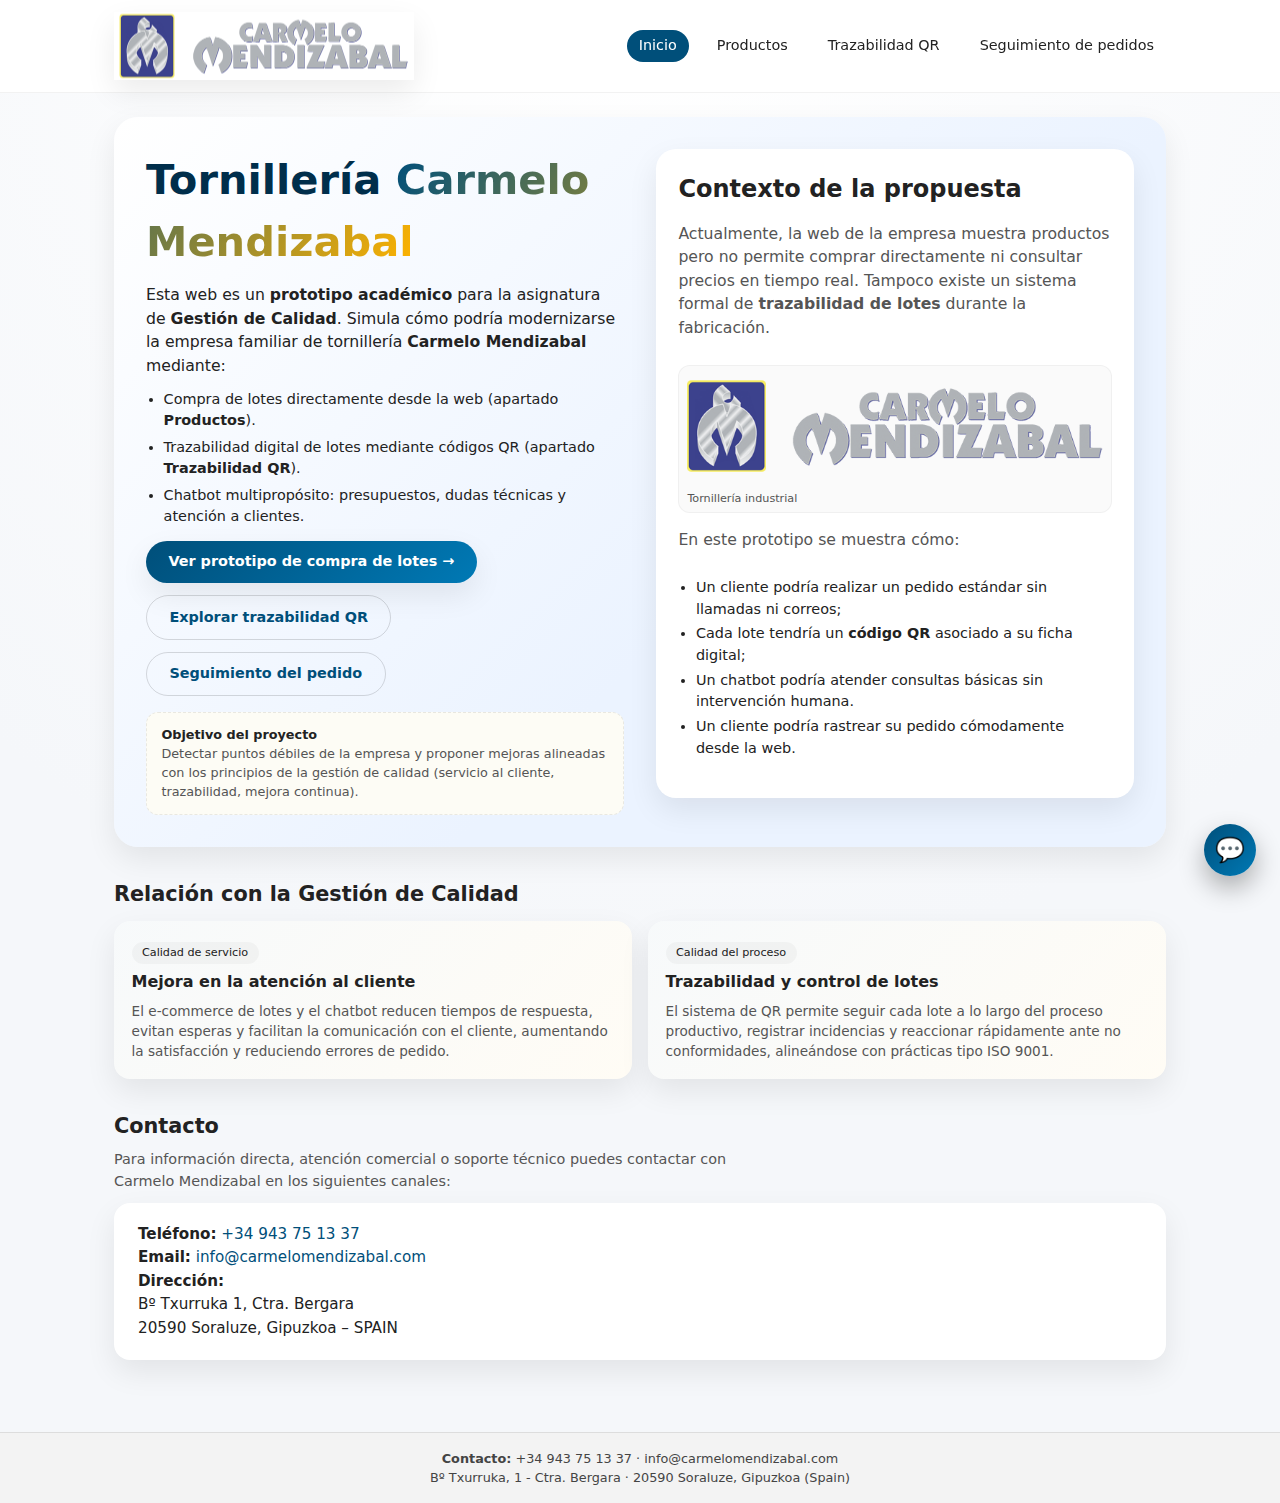
<file: index.html>
<!DOCTYPE html>
<html lang="es">
<head>
  <meta charset="UTF-8" />
  <title>Inicio · Propuesta Carmelo Mendizabal</title>
  <meta name="viewport" content="width=device-width, initial-scale=1" />
  <link rel="stylesheet" href="style.css" />
</head>
<body data-page="inicio">
  <header>
    <nav class="nav">
      <div class="logo">
        <img src="img/Logo.png" alt="Logo Carmelo Mendizabal" class="logo-img" />
      </div>      
      <div class="nav-links">
        <a href="index.html" class="active">Inicio</a>
        <a href="productos.html">Productos</a>
        <a href="trazabilidad.html">Trazabilidad QR</a>
        <a href="pedidos.html">Seguimiento de pedidos</a>
      </div>
      
    </nav>
  </header>

  <main>
    <!-- HERO INICIO -->    
    <section class="hero hero-split">
      <div>
        <h1>
          Tornillería 
          <span class="hero-highlight">Carmelo Mendizabal</span>
        </h1>
        <p>
          Esta web es un <strong>prototipo académico</strong> para la asignatura de
          <strong>Gestión de Calidad</strong>. Simula cómo podría modernizarse la
          empresa familiar de tornillería <strong>Carmelo Mendizabal</strong> mediante:
        </p>
        <ul class="hero-list">
          <li>Compra de lotes directamente desde la web (apartado <strong>Productos</strong>).</li>
          <li>Trazabilidad digital de lotes mediante códigos QR (apartado <strong>Trazabilidad QR</strong>).</li>
          <li>Chatbot multipropósito: presupuestos, dudas técnicas y atención a clientes.</li>
        </ul>

        <div class="hero-actions">
          <a class="btn btn-primary" href="productos.html">Ver prototipo de compra de lotes →</a>
          <a class="btn btn-outline" href="trazabilidad.html">Explorar trazabilidad QR</a>
          <a class="btn btn-outline" href="pedidos.html">Seguimiento del pedido</a>
        </div>

        <div class="hero-mini">
          <div>
            <div class="hero-mini-title">Objetivo del proyecto</div>
            <div class="hero-mini-text">
              Detectar puntos débiles de la empresa y proponer mejoras alineadas con
              los principios de la gestión de calidad (servicio al cliente, trazabilidad,
              mejora continua).
            </div>
          </div>
        </div>
      </div>

      <div class="hero-card">
        <h2>Contexto de la propuesta</h2>
        <p class="hero-text-small">
          Actualmente, la web de la empresa muestra productos pero no permite comprar
          directamente ni consultar precios en tiempo real. Tampoco existe un sistema
          formal de <strong>trazabilidad de lotes</strong> durante la fabricación.
        </p>

        <div class="img-grid">
          <!-- Puedes sustituir las URLs por imágenes propias si quieres -->
          <figure class="img-card">
            <img src= "img/Logo.png"alt="Tornillos y tuercas" />
            <figcaption>Tornillería industrial</figcaption>
          </figure>
        </div>

        <p class="hero-text-small">
          En este prototipo se muestra cómo:
        </p>
        <ul class="hero-list hero-list-compact">
          <li>Un cliente podría realizar un pedido estándar sin llamadas ni correos;</li>
          <li>Cada lote tendría un <strong>código QR</strong> asociado a su ficha digital;</li>
          <li>Un chatbot podría atender consultas básicas sin intervención humana.</li>
          <li>Un cliente podría rastrear su pedido cómodamente desde la web.</li>
        </ul>
      </div>
    </section>

    <section class="info-section">
      <div class="section-header">
        <h2>Relación con la Gestión de Calidad</h2>
      </div>
      <div class="card-grid">
        <article class="card">
          <div class="card-content">
            <div class="pill">Calidad de servicio</div>
            <h3 class="card-title">Mejora en la atención al cliente</h3>
            <p class="card-text">
              El e-commerce de lotes y el chatbot reducen tiempos de respuesta,
              evitan esperas y facilitan la comunicación con el cliente, aumentando
              la satisfacción y reduciendo errores de pedido.
            </p>
          </div>
        </article>
        <article class="card">
          <div class="card-content">
            <div class="pill">Calidad del proceso</div>
            <h3 class="card-title">Trazabilidad y control de lotes</h3>
            <p class="card-text">
              El sistema de QR permite seguir cada lote a lo largo del proceso
              productivo, registrar incidencias y reaccionar rápidamente ante no
              conformidades, alineándose con prácticas tipo ISO 9001.
            </p>
          </div>
        </article>
      </div>
    </section>
    <section class="section">
      <div class="section-header">
        <h2>Contacto</h2>
        <p>Para información directa, atención comercial o soporte técnico puedes contactar con Carmelo Mendizabal en los siguientes canales:</p>
      </div>
    
      <div class="contact-box">
        <p><strong>Teléfono:</strong> <a href="tel:+34943751337">+34 943 75 13 37</a></p>
        <p><strong>Email:</strong> <a href="mailto:info@carmelomendizabal.com">info@carmelomendizabal.com</a></p>
        <p><strong>Dirección:</strong><br>
          Bº Txurruka 1, Ctra. Bergara<br>
          20590 Soraluze, Gipuzkoa – SPAIN
        </p>
      </div>
    </section>
  </main>

  <!-- Chatbot global -->
  <button class="chat-toggle" id="chatToggle" title="Asistente virtual">
    💬
  </button>
  <div class="chat-window" id="chatWindow">
    <div class="chat-header">
      <div>
        <div class="chat-title">Asistente Carmelo·AI</div>
        <div class="chat-tagline">
          Presupuestos · dudas técnicas · atención al cliente
        </div>
      </div>
      <button class="chat-close" onclick="toggleChat()">×</button>
    </div>
    <div class="chat-body" id="chatBody"></div>
    <div class="chat-input">
      <input id="chatInput" type="text" placeholder="Escribe tu pregunta..." />
      <button onclick="sendChat()">Enviar</button>
    </div>
  </div>

  <script src="script.js"></script>
  <footer class="footer">
    <p><strong>Contacto:</strong> +34 943 75 13 37 · info@carmelomendizabal.com</p>
    <p>Bº Txurruka, 1 - Ctra. Bergara · 20590 Soraluze, Gipuzkoa (Spain)</p>
  </footer>
  
</body>
</html>
</file>
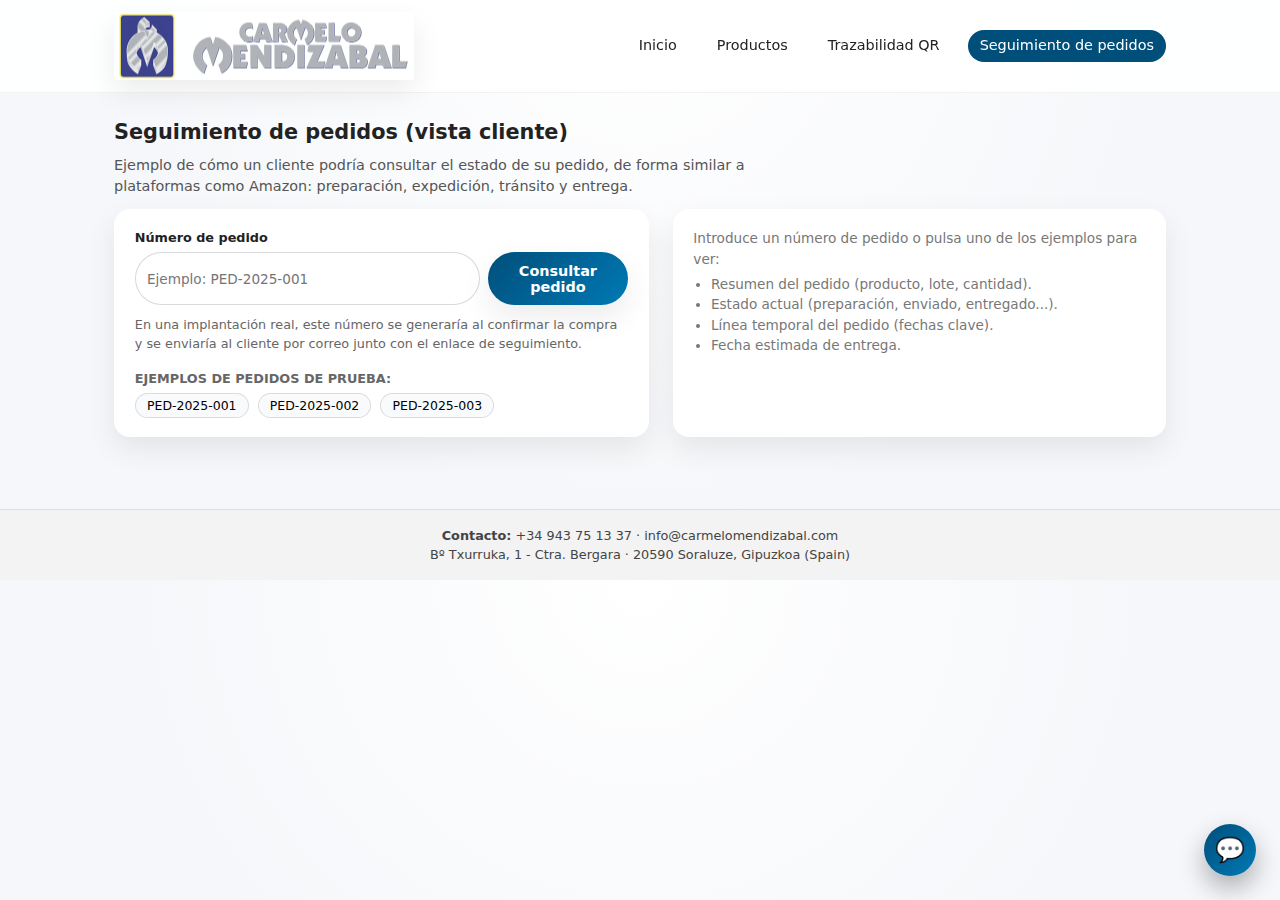
<file: pedidos.html>
<!DOCTYPE html>
<html lang="es">
<head>
  <meta charset="UTF-8" />
  <title>Seguimiento de pedidos · Carmelo Mendizabal</title>
  <meta name="viewport" content="width=device-width, initial-scale=1" />
  <link rel="stylesheet" href="style.css" />
</head>
<body data-page="pedidos">
  <header>
    <nav class="nav">
      <div class="logo">
        <img src="img/Logo.png" alt="Logo Carmelo Mendizabal" class="logo-img" />
      </div> 
      <div class="nav-links">
        <a href="index.html">Inicio</a>
        <a href="productos.html">Productos</a>
        <a href="trazabilidad.html">Trazabilidad QR</a>
        <a href="pedidos.html" class="active">Seguimiento de pedidos</a>
      </div>
    </nav>
  </header>

  <main>
    <section class="section">
      <div class="section-header">
        <h2>Seguimiento de pedidos (vista cliente)</h2>
        <p>
          Ejemplo de cómo un cliente podría consultar el estado de su pedido,
          de forma similar a plataformas como Amazon: preparación, expedición,
          tránsito y entrega.
        </p>
      </div>

      <div class="order-wrapper">
        <div class="order-form">
          <label for="pedidoInput">Número de pedido</label>
          <div class="input-row">
            <input
              type="text"
              id="pedidoInput"
              placeholder="Ejemplo: PED-2025-001"
            />
            <button class="btn btn-primary" type="button" onclick="lookupOrder()">
              Consultar pedido
            </button>
          </div>
          <p class="hint">
            En una implantación real, este número se generaría al confirmar la compra
            y se enviaría al cliente por correo junto con el enlace de seguimiento.
          </p>

          <div class="examples">
            <span class="trace-label">Ejemplos de pedidos de prueba:</span><br />
            <button class="chip" type="button" onclick="quickOrder('PED-2025-001')">PED-2025-001</button>
            <button class="chip" type="button" onclick="quickOrder('PED-2025-002')">PED-2025-002</button>
            <button class="chip" type="button" onclick="quickOrder('PED-2025-003')">PED-2025-003</button>
          </div>
        </div>

        <div class="order-info" id="orderInfo">
          <div class="trace-empty">
            Introduce un número de pedido o pulsa uno de los ejemplos para ver:
            <ul class="trace-list">
              <li>Resumen del pedido (producto, lote, cantidad).</li>
              <li>Estado actual (preparación, enviado, entregado...).</li>
              <li>Línea temporal del pedido (fechas clave).</li>
              <li>Fecha estimada de entrega.</li>
            </ul>
          </div>
        </div>
      </div>
    </section>
  </main>

  <!-- Chatbot global -->
  <button class="chat-toggle" id="chatToggle" title="Asistente virtual">
    💬
  </button>
  <div class="chat-window" id="chatWindow">
    <div class="chat-header">
      <div>
        <div class="chat-title">Asistente Carmelo·AI</div>
        <div class="chat-tagline">
          Presupuestos · dudas técnicas · atención al cliente
        </div>
      </div>
      <button class="chat-close" onclick="toggleChat()">×</button>
    </div>
    <div class="chat-body" id="chatBody"></div>
    <div class="chat-input">
      <input id="chatInput" type="text" placeholder="Pregunta por un pedido, lote, etc." />
      <button onclick="sendChat()">Enviar</button>
    </div>
  </div>

  <script src="script.js"></script>
  <footer class="footer">
    <p><strong>Contacto:</strong> +34 943 75 13 37 · info@carmelomendizabal.com</p>
    <p>Bº Txurruka, 1 - Ctra. Bergara · 20590 Soraluze, Gipuzkoa (Spain)</p>
  </footer>
  
</body>
</html>
</file>
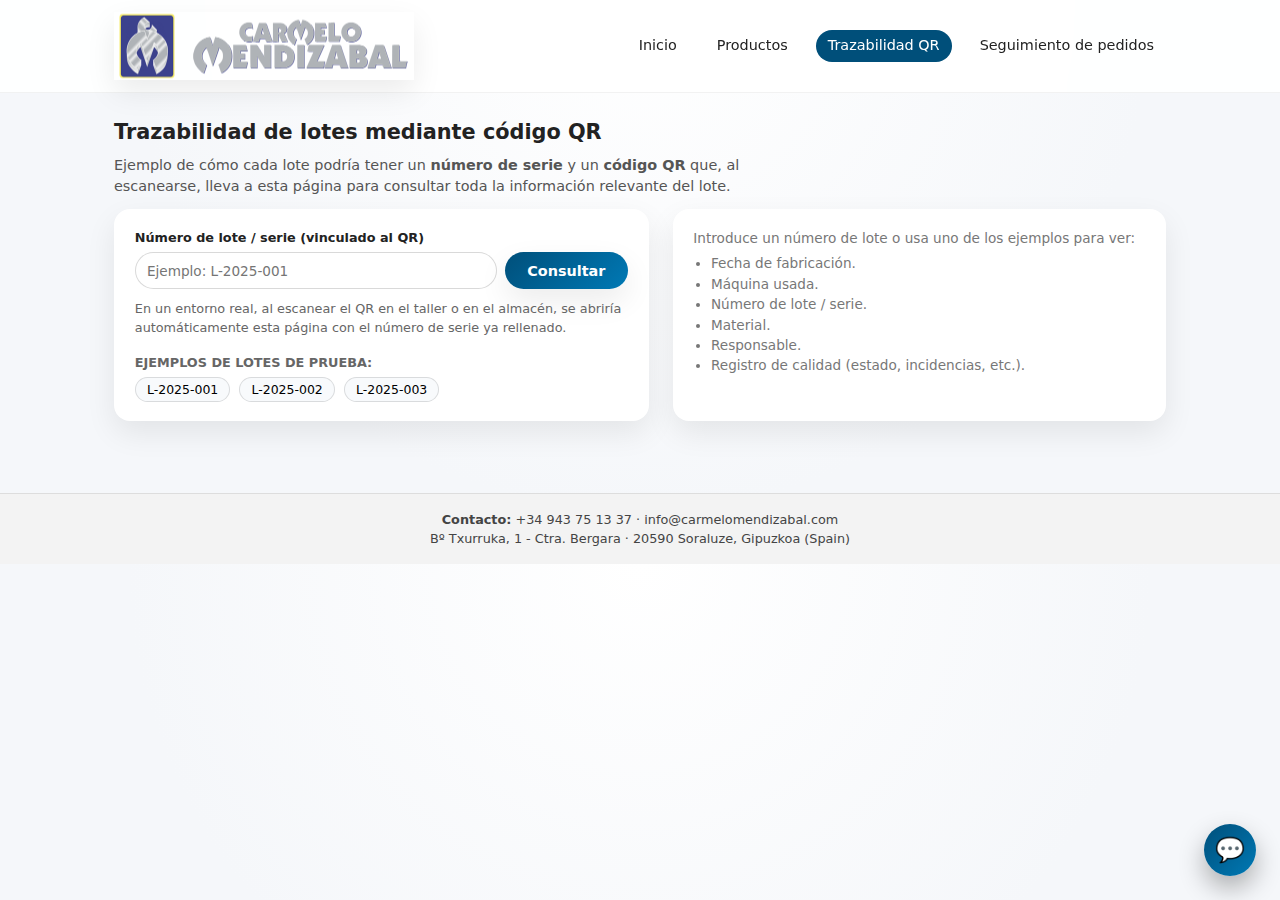
<file: trazabilidad.html>
<!DOCTYPE html>
<html lang="es">
<head>
  <meta charset="UTF-8" />
  <title>Trazabilidad QR · Propuesta Carmelo Mendizabal</title>
  <meta name="viewport" content="width=device-width, initial-scale=1" />
  <link rel="stylesheet" href="style.css" />
</head>
<body data-page="trazabilidad">
  <header>
    <nav class="nav">
      <div class="logo">
        <img src="img/Logo.png" alt="Logo Carmelo Mendizabal" class="logo-img" />
      </div> 
      <div class="nav-links">
        <a href="index.html">Inicio</a>
        <a href="productos.html">Productos</a>
        <a href="trazabilidad.html" class="active">Trazabilidad QR</a>
        <a href="pedidos.html">Seguimiento de pedidos</a>
      </div>      
    </nav>
  </header>

  <main>
    <section class="section">
      <div class="section-header">
        <h2>Trazabilidad de lotes mediante código QR</h2>
        <p>
          Ejemplo de cómo cada lote podría tener un <strong>número de serie</strong> y un
          <strong>código QR</strong> que, al escanearse, lleva a esta página para consultar
          toda la información relevante del lote.
        </p>
      </div>

      <div class="trace-wrapper">
        <div class="trace-form">
          <label for="loteInput">Número de lote / serie (vinculado al QR)</label>
          <div class="input-row">
            <input
              type="text"
              id="loteInput"
              placeholder="Ejemplo: L-2025-001"
            />
            <button class="btn btn-primary" type="button" onclick="lookupLot()">
              Consultar
            </button>
          </div>
          <p class="hint">
            En un entorno real, al escanear el QR en el taller o en el almacén,
            se abriría automáticamente esta página con el número de serie ya rellenado.
          </p>

          <div class="examples">
            <span class="trace-label">Ejemplos de lotes de prueba:</span><br />
            <button class="chip" type="button" onclick="quickLot('L-2025-001')">L-2025-001</button>
            <button class="chip" type="button" onclick="quickLot('L-2025-002')">L-2025-002</button>
            <button class="chip" type="button" onclick="quickLot('L-2025-003')">L-2025-003</button>
          </div>
        </div>

        <div class="trace-info" id="traceInfo">
          <div class="trace-empty">
            Introduce un número de lote o usa uno de los ejemplos para ver:
            <ul class="trace-list">
              <li>Fecha de fabricación.</li>
              <li>Máquina usada.</li>
              <li>Número de lote / serie.</li>
              <li>Material.</li>
              <li>Responsable.</li>
              <li>Registro de calidad (estado, incidencias, etc.).</li>
            </ul>
          </div>
        </div>
      </div>
    </section>
  </main>

  <!-- Chatbot global -->
  <button class="chat-toggle" id="chatToggle" title="Asistente virtual">
    💬
  </button>
  <div class="chat-window" id="chatWindow">
    <div class="chat-header">
      <div>
        <div class="chat-title">Asistente Carmelo·AI</div>
        <div class="chat-tagline">
          Presupuestos · dudas técnicas · atención al cliente
        </div>
      </div>
      <button class="chat-close" onclick="toggleChat()">×</button>
    </div>
    <div class="chat-body" id="chatBody"></div>
    <div class="chat-input">
      <input id="chatInput" type="text" placeholder="Pregunta sobre un lote, calidad, etc." />
      <button onclick="sendChat()">Enviar</button>
    </div>
  </div>

  <script src="script.js"></script>
  <footer class="footer">
    <p><strong>Contacto:</strong> +34 943 75 13 37 · info@carmelomendizabal.com</p>
    <p>Bº Txurruka, 1 - Ctra. Bergara · 20590 Soraluze, Gipuzkoa (Spain)</p>
  </footer>
  
</body>
</html>
</file>
<file: style.css>
:root {
  --primary: #004f7a;
  --primary-light: #e3f2fd;
  --accent: #ffb300;
  --bg: #f5f7fa;
  --text: #222;
  --card-bg: #ffffff;
  --shadow: 0 12px 30px rgba(0, 0, 0, 0.08);
  --radius-lg: 16px;
}

* {
  box-sizing: border-box;
  margin: 0;
  padding: 0;
  font-family: system-ui, -apple-system, BlinkMacSystemFont, "Segoe UI", sans-serif;
}

body {
  background: radial-gradient(circle at top, #ffffff 0, var(--bg) 60%);
  color: var(--text);
  line-height: 1.5;
}

a {
  color: inherit;
  text-decoration: none;
}

header {
  position: sticky;
  top: 0;
  z-index: 20;
  background: rgba(255, 255, 255, 0.9);
  backdrop-filter: blur(10px);
  border-bottom: 1px solid rgba(0, 0, 0, 0.05);
}

.nav {
  max-width: 1100px;
  margin: 0 auto;
  padding: 0.75rem 1.5rem;
  display: flex;
  align-items: center;
  justify-content: space-between;
  gap: 1rem;
}

.logo {
  display: flex;
  align-items: center;
  gap: 0.6rem;
  font-weight: 700;
  letter-spacing: 0.06em;
  text-transform: uppercase;
  font-size: 0.9rem;
}

.logo-icon {
  width: 32px;
  height: 32px;
  border-radius: 40%;
  background: conic-gradient(from 210deg, var(--accent), var(--primary));
  display: flex;
  align-items: center;
  justify-content: center;
  color: #fff;
  font-weight: 800;
  font-size: 0.9rem;
  box-shadow: var(--shadow);
}

.logo-sub {
  font-size: 0.7rem;
  opacity: 0.7;
}

.nav-links {
  display: flex;
  flex-wrap: wrap;
  gap: 1rem;
  font-size: 0.9rem;
}

.nav-links a {
  padding: 0.3rem 0.75rem;
  border-radius: 999px;
  transition: background 0.2s, color 0.2s, transform 0.1s;
}

.nav-links a:hover {
  background: var(--primary-light);
  color: var(--primary);
  transform: translateY(-1px);
}

.nav-links .active {
  background: var(--primary);
  color: #fff;
}

main {
  max-width: 1100px;
  margin: 0 auto;
  padding: 1.5rem;
  display: flex;
  flex-direction: column;
  gap: 2rem;
}

/* HERO */

.hero {
  padding: 2rem;
  background: linear-gradient(135deg, #ffffff 0, #ebf3ff 60%);
  border-radius: 24px;
  box-shadow: var(--shadow);
}

.hero-split {
  display: grid;
  grid-template-columns: minmax(0, 1.5fr) minmax(0, 1.5fr);
  gap: 2rem;
  align-items: flex-start;
}

@media (max-width: 900px) {
  .hero-split {
    grid-template-columns: 1fr;
  }
}

.hero h1 {
  font-size: clamp(1.9rem, 2.6vw + 1rem, 2.6rem);
  margin-bottom: 0.6rem;
  color: #002e4b;
}

.hero-highlight {
  background: linear-gradient(120deg, var(--primary), var(--accent));
  -webkit-background-clip: text;
  color: transparent;
}

.hero p {
  font-size: 0.98rem;
  margin-bottom: 0.7rem;
}

.hero-list {
  margin-left: 1.1rem;
  font-size: 0.9rem;
  margin-bottom: 0.8rem;
}

.hero-list li {
  margin-bottom: 0.3rem;
}

.hero-list-compact li {
  margin-bottom: 0.2rem;
}

.hero-actions {
  display: flex;
  flex-wrap: wrap;
  gap: 0.75rem;
  margin-bottom: 1rem;
}

.btn {
  border-radius: 999px;
  padding: 0.65rem 1.4rem;
  font-size: 0.9rem;
  font-weight: 600;
  border: none;
  cursor: pointer;
  display: inline-flex;
  align-items: center;
  gap: 0.35rem;
  transition: transform 0.1s, box-shadow 0.1s, background 0.2s;
}

.btn-primary {
  background: linear-gradient(135deg, var(--primary), #0079b5);
  color: #fff;
  box-shadow: var(--shadow);
}

.btn-primary:hover {
  transform: translateY(-1px);
  box-shadow: 0 18px 35px rgba(0, 0, 0, 0.15);
}

.btn-outline {
  background: transparent;
  border: 1px solid rgba(0, 0, 0, 0.14);
  color: var(--primary);
}

.btn-outline:hover {
  background: var(--primary-light);
}

.hero-mini {
  display: flex;
  flex-direction: column;
  gap: 0.3rem;
  font-size: 0.8rem;
  border-radius: 12px;
  padding: 0.75rem 0.9rem;
  background: #fdfcf5;
  border: 1px dashed rgba(0, 0, 0, 0.08);
}

.hero-mini-title {
  font-weight: 600;
}

.hero-mini-text {
  color: #555;
}

.hero-card {
  background: #fff;
  border-radius: 20px;
  padding: 1.4rem;
  box-shadow: var(--shadow);
  display: flex;
  flex-direction: column;
  gap: 0.9rem;
}

.hero-text-small {
  font-size: 0.85rem;
  color: #555;
}

/* Secciones generales */

.section {
  background: transparent;
}

.section-header {
  display: flex;
  flex-direction: column;
  gap: 0.4rem;
  margin-bottom: 0.7rem;
}

.section-header h2 {
  font-size: 1.3rem;
}

.section-header p {
  font-size: 0.9rem;
  max-width: 40rem;
  color: #555;
}

/* Cards */

.card-grid {
  display: grid;
  grid-template-columns: repeat(auto-fit, minmax(230px, 1fr));
  gap: 1rem;
}

.card {
  background: var(--card-bg);
  border-radius: var(--radius-lg);
  box-shadow: var(--shadow);
  padding: 1.1rem;
  position: relative;
  overflow: hidden;
}

.card::before {
  content: "";
  position: absolute;
  inset: 0;
  background: linear-gradient(
    135deg,
    rgba(0, 79, 122, 0.03),
    rgba(255, 179, 0, 0.04)
  );
  pointer-events: none;
}

.card-content {
  position: relative;
  z-index: 1;
}

.card-title {
  font-size: 1rem;
  margin-top: 0.4rem;
}

.card-text {
  font-size: 0.85rem;
  margin-top: 0.4rem;
  color: #555;
}

.pill {
  display: inline-flex;
  align-items: center;
  gap: 0.35rem;
  border-radius: 999px;
  padding: 0.15rem 0.65rem;
  font-size: 0.7rem;
  background: rgba(0, 0, 0, 0.03);
}

/* Imágenes */

.img-grid {
  display: grid;
  grid-template-columns: repeat(auto-fit, minmax(140px, 1fr));
  gap: 0.75rem;
}

.img-card {
  background: #fafafa;
  border-radius: 12px;
  overflow: hidden;
  border: 1px solid rgba(0, 0, 0, 0.04);
  font-size: 0.7rem;
}

.img-card img {
  width: 100%;
  display: block;
  height: 120px;
  object-fit: cover;
}

.img-card figcaption {
  padding: 0.3rem 0.5rem;
  color: #555;
}

/* Productos */

.product-name {
  font-weight: 600;
  font-size: 0.95rem;
}

.product-meta {
  font-size: 0.8rem;
  color: #555;
}

.price {
  font-size: 0.9rem;
  font-weight: 600;
  margin-top: 0.2rem;
}

.card-actions {
  margin-top: 0.6rem;
  display: flex;
  gap: 0.5rem;
  flex-wrap: wrap;
}

/* Trazabilidad */

.trace-wrapper {
  display: grid;
  grid-template-columns: minmax(0, 1.3fr) minmax(0, 1.2fr);
  gap: 1.5rem;
}

@media (max-width: 900px) {
  .trace-wrapper {
    grid-template-columns: 1fr;
  }
}

.trace-form,
.trace-info {
  background: #fff;
  border-radius: var(--radius-lg);
  box-shadow: var(--shadow);
  padding: 1.2rem 1.3rem;
  font-size: 0.9rem;
}

.trace-form label {
  font-size: 0.8rem;
  font-weight: 600;
  margin-bottom: 0.3rem;
  display: block;
}

.input-row {
  display: flex;
  gap: 0.5rem;
  margin-top: 0.3rem;
  margin-bottom: 0.6rem;
}

input[type="text"] {
  width: 100%;
  padding: 0.5rem 0.7rem;
  border-radius: 999px;
  border: 1px solid rgba(0, 0, 0, 0.15);
  font-size: 0.85rem;
  outline: none;
}

input[type="text"]:focus {
  border-color: var(--primary);
  box-shadow: 0 0 0 1px rgba(0, 79, 122, 0.25);
}

.hint {
  font-size: 0.8rem;
  color: #666;
  margin-top: 0.2rem;
}

.examples {
  margin-top: 1rem;
  font-size: 0.8rem;
}

.chip {
  margin-top: 0.3rem;
  margin-right: 0.3rem;
  padding: 0.25rem 0.7rem;
  border-radius: 999px;
  border: 1px solid rgba(0, 0, 0, 0.12);
  background: #f8fafc;
  cursor: pointer;
  font-size: 0.78rem;
}

.trace-empty {
  font-size: 0.85rem;
  color: #777;
}

.trace-list {
  margin-left: 1.1rem;
  margin-top: 0.3rem;
}

.trace-label {
  font-weight: 600;
  font-size: 0.8rem;
  text-transform: uppercase;
  color: #666;
}

.trace-value {
  font-size: 0.9rem;
}

.trace-grid {
  display: grid;
  gap: 0.4rem;
  font-size: 0.86rem;
}

.trace-status-pill {
  display: inline-flex;
  align-items: center;
  gap: 0.3rem;
  padding: 0.25rem 0.6rem;
  border-radius: 999px;
  font-size: 0.75rem;
  background: var(--primary-light);
  color: var(--primary);
}

/* Modal */

.modal-backdrop {
  position: fixed;
  inset: 0;
  background: rgba(0, 0, 0, 0.35);
  display: none;
  align-items: center;
  justify-content: center;
  z-index: 50;
}

.modal {
  background: #fff;
  border-radius: 18px;
  max-width: 420px;
  width: 92%;
  padding: 1.2rem 1.4rem;
  box-shadow: var(--shadow);
  font-size: 0.9rem;
}

.modal-header {
  display: flex;
  justify-content: space-between;
  align-items: center;
  gap: 1rem;
  margin-bottom: 0.6rem;
}

.modal-title {
  font-weight: 600;
}

.modal-close {
  border-radius: 999px;
  width: 26px;
  height: 26px;
  border: none;
  background: rgba(0, 0, 0, 0.05);
  cursor: pointer;
  font-size: 1.1rem;
  line-height: 1;
}

.modal-body {
  margin-top: 0.3rem;
}

.modal-row {
  margin: 0.4rem 0;
}

.modal-footer {
  margin-top: 0.8rem;
  display: flex;
  justify-content: flex-end;
  gap: 0.5rem;
}

/* Chatbot */

.chat-toggle {
  position: fixed;
  right: 1.5rem;
  bottom: 1.5rem;
  z-index: 40;
  border-radius: 999px;
  background: linear-gradient(135deg, var(--primary), #0079b5);
  color: #fff;
  width: 52px;
  height: 52px;
  display: flex;
  align-items: center;
  justify-content: center;
  box-shadow: 0 12px 26px rgba(0, 0, 0, 0.3);
  cursor: pointer;
  border: none;
  font-size: 1.5rem;
}

.chat-window {
  position: fixed;
  right: 1.5rem;
  bottom: 5.5rem;
  width: 320px;
  max-height: 420px;
  border-radius: 18px;
  background: #ffffff;
  box-shadow: 0 16px 40px rgba(0, 0, 0, 0.35);
  display: none;
  flex-direction: column;
  overflow: hidden;
  z-index: 40;
  font-size: 0.85rem;
}

.chat-header {
  padding: 0.65rem 0.8rem;
  background: linear-gradient(135deg, var(--primary), #006399);
  color: #fff;
  display: flex;
  justify-content: space-between;
  align-items: center;
  gap: 0.3rem;
}

.chat-title {
  font-weight: 600;
  font-size: 0.85rem;
}

.chat-tagline {
  font-size: 0.7rem;
  opacity: 0.9;
}

.chat-close {
  border-radius: 999px;
  width: 24px;
  height: 24px;
  border: none;
  background: rgba(255, 255, 255, 0.16);
  cursor: pointer;
  font-size: 1rem;
  color: #fff;
}

.chat-body {
  padding: 0.6rem 0.7rem;
  display: flex;
  flex-direction: column;
  gap: 0.35rem;
  overflow-y: auto;
  background: #f7fafc;
}

.chat-bubble {
  max-width: 80%;
  padding: 0.45rem 0.6rem;
  border-radius: 12px;
  line-height: 1.4;
}

.chat-bubble.bot {
  background: #ffffff;
  align-self: flex-start;
  border-bottom-left-radius: 3px;
}

.chat-bubble.user {
  background: #004f7a;
  color: #fff;
  align-self: flex-end;
  border-bottom-right-radius: 3px;
}

.chat-input {
  padding: 0.5rem 0.6rem;
  border-top: 1px solid rgba(0, 0, 0, 0.06);
  display: flex;
  gap: 0.4rem;
  background: #fff;
}

.chat-input input {
  flex: 1;
  border-radius: 999px;
  border: 1px solid rgba(0, 0, 0, 0.15);
  padding: 0.4rem 0.7rem;
  font-size: 0.8rem;
  outline: none;
}

.chat-input button {
  border-radius: 999px;
  border: none;
  padding: 0.4rem 0.7rem;
  font-size: 0.8rem;
  background: var(--primary);
  color: #fff;
  cursor: pointer;
}

/* Seguimiento de pedidos */

.order-wrapper {
  display: grid;
  grid-template-columns: minmax(0, 1.3fr) minmax(0, 1.2fr);
  gap: 1.5rem;
}

@media (max-width: 900px) {
  .order-wrapper {
    grid-template-columns: 1fr;
  }
}

.order-form,
.order-info {
  background: #fff;
  border-radius: var(--radius-lg);
  box-shadow: var(--shadow);
  padding: 1.2rem 1.3rem;
  font-size: 0.9rem;
}

.order-form label {
  font-size: 0.8rem;
  font-weight: 600;
  margin-bottom: 0.3rem;
  display: block;
}

.order-header {
  display: flex;
  flex-direction: column;
  gap: 0.2rem;
  margin-bottom: 0.6rem;
}

.order-code {
  font-weight: 600;
}

.order-status-pill {
  display: inline-flex;
  align-items: center;
  gap: 0.3rem;
  padding: 0.25rem 0.6rem;
  border-radius: 999px;
  font-size: 0.75rem;
  background: var(--primary-light);
  color: var(--primary);
}

.order-meta {
  font-size: 0.8rem;
  color: #666;
  margin-bottom: 0.4rem;
}

.order-timeline {
  margin-top: 0.7rem;
  border-top: 1px dashed rgba(0, 0, 0, 0.1);
  padding-top: 0.6rem;
}

.order-step {
  display: flex;
  gap: 0.5rem;
  font-size: 0.82rem;
  margin-bottom: 0.4rem;
}

.order-step-dot {
  margin-top: 0.28rem;
  width: 10px;
  height: 10px;
  border-radius: 999px;
  background: var(--primary);
}

.order-step-text {
  flex: 1;
}

.order-step-title {
  font-weight: 600;
}

.order-step-date {
  font-size: 0.75rem;
  color: #777;
}

/* Caja de contacto */
.contact-box {
  background: white;
  padding: 1.2rem 1.5rem;
  border-radius: var(--radius-lg);
  box-shadow: var(--shadow);
  font-size: 0.95rem;
  line-height: 1.55;
}

.contact-box a {
  color: var(--primary);
  text-decoration: none;
}

.contact-box a:hover {
  text-decoration: underline;
}

.footer {
  margin-top: 3rem;
  padding: 1rem;
  background: #f3f3f3;
  color: #444;
  text-align: center;
  font-size: 0.8rem;
  border-top: 1px solid #ddd;
}

.logo-img {
  width: 300px;
  height: 68px;   /* Si quieres que se vea redondo. Quita esto si lo quieres cuadrado */
  object-fit: cover;      /* Recorta la imagen para que encaje bien */
  box-shadow: var(--shadow);
}
</file>
